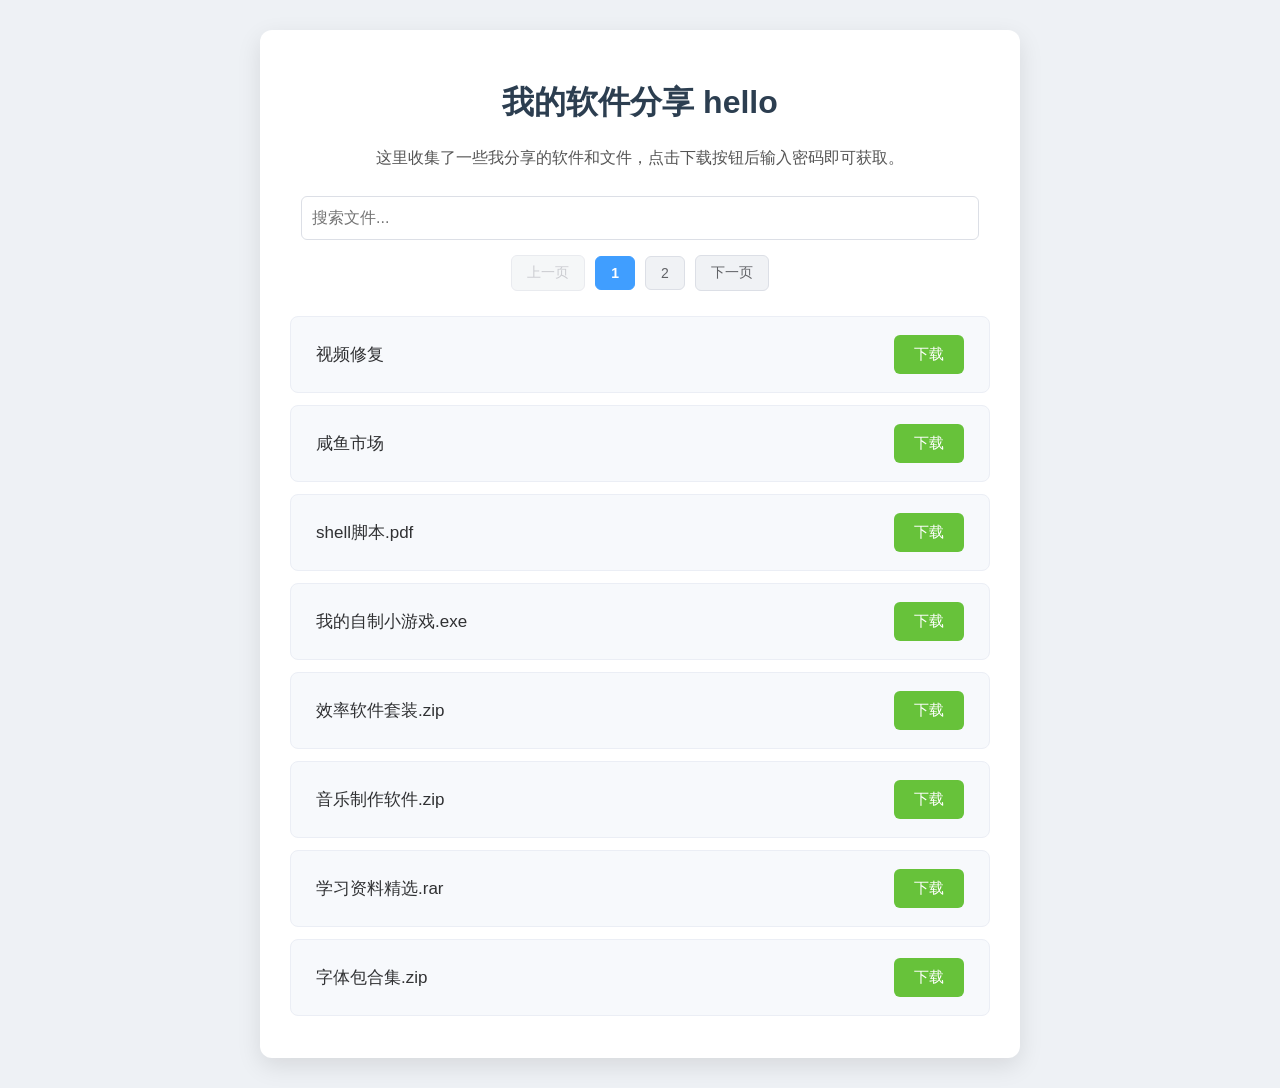
<file: index.html>
<!DOCTYPE html>
<html lang="zh-CN">

<head>
    <meta charset="UTF-8">
    <meta name="viewport" content="width=device-width, initial-scale=1.0">
    <title>我的软件分享站</title>
    <link rel="stylesheet" href="style.css">
</head>

<body>
    <div class="container">
        <h1>我的软件分享 hello</h1>
        <p>这里收集了一些我分享的软件和文件，点击下载按钮后输入密码即可获取。</p>

        <div class="search-and-pagination-controls">
            <input type="text" id="search-input" placeholder="搜索文件...">
            <div id="pagination-container" class="pagination-controls">
            </div>
        </div>

        <div id="file-list">
        </div>
    </div>

    <div id="password-modal" class="modal">
        <div class="modal-content">
            <span class="close-button">&times;</span>
            <h2>下载：<span id="modal-filename"></span></h2>
            <input type="password" id="modal-password-input" placeholder="请输入下载密码">
            <button id="modal-download-button">确认下载</button>
            <p id="modal-message" class="error-message"></p>
        </div>
    </div>

    <script src="script.js"></script>
</body>

</html>
</file>
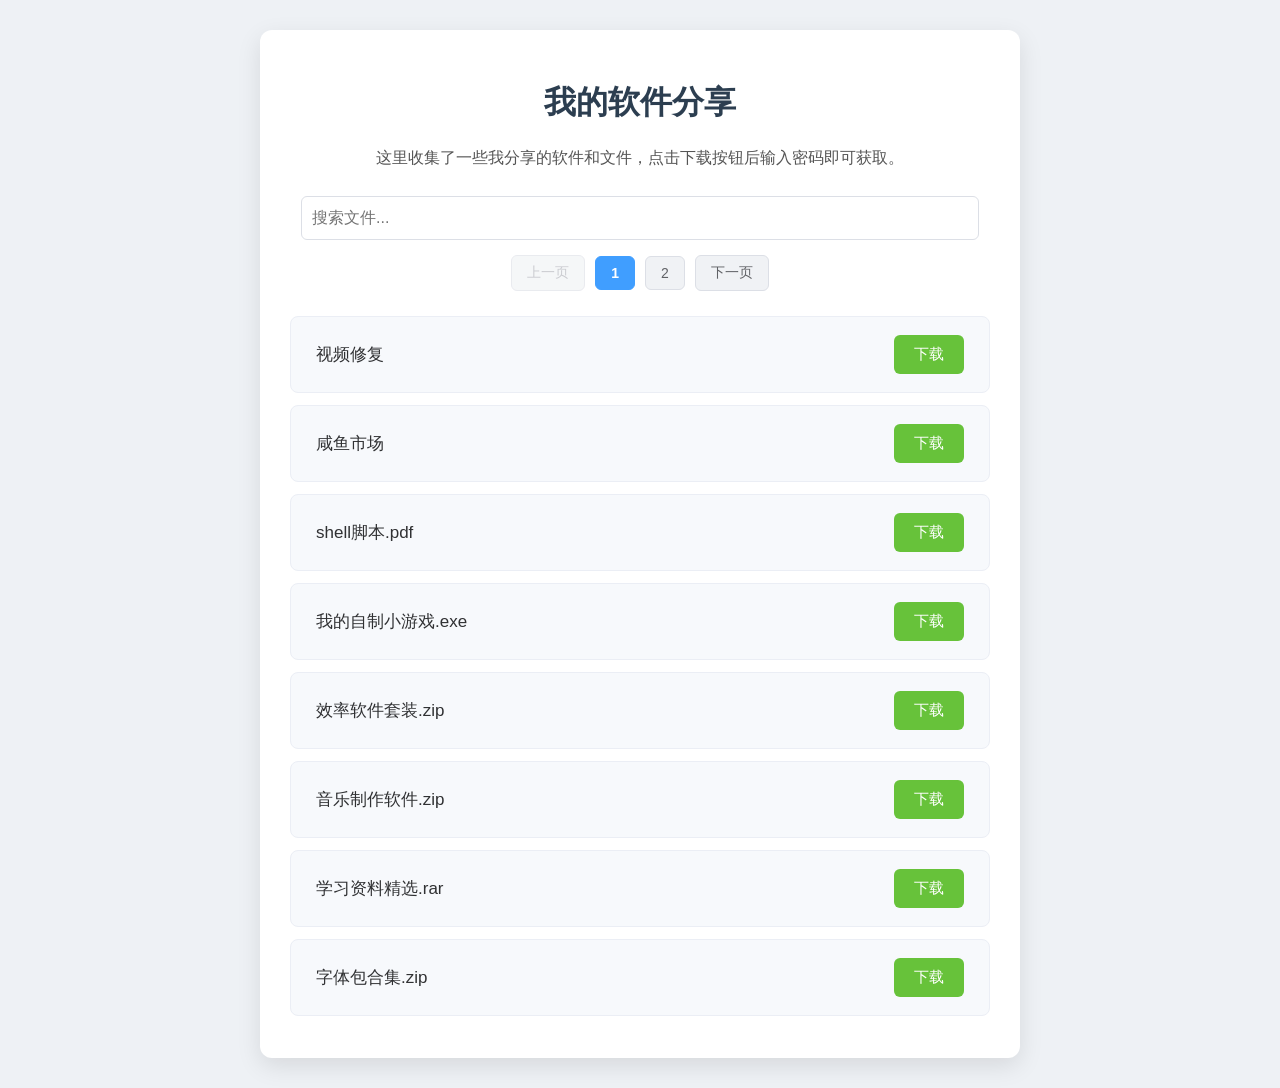
<file: public/index.html>
<!DOCTYPE html>
<html lang="zh-CN">

<head>
    <meta charset="UTF-8">
    <meta name="viewport" content="width=device-width, initial-scale=1.0">
    <title>我的软件分享站</title>
    <link rel="stylesheet" href="style.css">
</head>

<body>
    <div class="container">
        <h1>我的软件分享</h1>
        <p>这里收集了一些我分享的软件和文件，点击下载按钮后输入密码即可获取。</p>

        <div class="search-and-pagination-controls">
            <input type="text" id="search-input" placeholder="搜索文件...">
            <div id="pagination-container" class="pagination-controls">
            </div>
        </div>

        <div id="file-list">
        </div>
    </div>

    <div id="password-modal" class="modal">
        <div class="modal-content">
            <span class="close-button">&times;</span>
            <h2>下载：<span id="modal-filename"></span></h2>
            <input type="password" id="modal-password-input" placeholder="请输入下载密码">
            <button id="modal-download-button">确认下载</button>
            <p id="modal-message" class="error-message"></p>
        </div>
    </div>

    <script src="script.js"></script>
</body>

</html>
</file>
<file: style.css>
body {
  font-family: 'Segoe UI', 'Roboto', 'Helvetica Neue', Arial, sans-serif;
  background-color: #eef1f5;
  color: #34495e;
  display: flex;
  justify-content: center;
  align-items: flex-start;
  /* 顶部对齐 */
  min-height: 100vh;
  margin: 0;
  padding: 30px 15px;
  /* 增加上下边距 */
  box-sizing: border-box;
  /* 包含 padding 在宽度内 */
}

.container {
  background-color: #ffffff;
  padding: 30px;
  border-radius: 12px;
  box-shadow: 0 8px 25px rgba(0, 0, 0, 0.1);
  text-align: center;
  max-width: 700px;
  /* 适当加大容器宽度 */
  width: 100%;
}

h1,
h2 {
  color: #2c3e50;
  margin-bottom: 20px;
  font-weight: 600;
}

p {
  line-height: 1.6;
  margin-bottom: 25px;
  color: #555;
}

.search-and-pagination-controls {
  margin-bottom: 25px;
  display: flex;
  flex-direction: column;
  align-items: center;
  gap: 15px;
  /* 搜索框和分页间距 */
}

#search-input {
  width: calc(100% - 22px);
  padding: 12px 10px;
  border: 1px solid #dcdfe6;
  border-radius: 6px;
  box-sizing: border-box;
  font-size: 16px;
  transition: border-color 0.3s ease, box-shadow 0.3s ease;
}

#search-input:focus {
  border-color: #409eff;
  box-shadow: 0 0 0 3px rgba(64, 158, 255, 0.2);
  outline: none;
}

.pagination-controls {
  display: flex;
  justify-content: center;
  align-items: center;
  gap: 10px;
  /* 页码按钮间距 */
  flex-wrap: wrap;
  /* 自动换行 */
}

.pagination-controls button {
  background-color: #f0f2f5;
  color: #606266;
  padding: 8px 15px;
  border: 1px solid #dcdfe6;
  border-radius: 6px;
  cursor: pointer;
  font-size: 14px;
  transition: background-color 0.3s ease, color 0.3s ease, border-color 0.3s ease;
}

.pagination-controls button:hover:not(:disabled) {
  background-color: #e4e7ed;
  color: #303133;
  border-color: #c0c4cc;
}

.pagination-controls button:disabled {
  cursor: not-allowed;
  opacity: 0.6;
  background-color: #f0f2f5;
  color: #a8abb2;
}

.pagination-controls button.active-page {
  background-color: #409eff;
  color: white;
  border-color: #409eff;
  font-weight: bold;
}

.file-item {
  background-color: #f7f9fc;
  border: 1px solid #ebeef5;
  padding: 18px 25px;
  margin-bottom: 12px;
  border-radius: 8px;
  display: flex;
  justify-content: space-between;
  align-items: center;
  text-align: left;
  transition: background-color 0.3s ease, box-shadow 0.3s ease;
}

.file-item:hover {
  background-color: #eef1f5;
  box-shadow: 0 4px 15px rgba(0, 0, 0, 0.08);
}

.file-item .file-name {
  font-weight: 500;
  color: #303133;
  flex-grow: 1;
  font-size: 17px;
}

.file-item button {
  margin-left: 20px;
  background-color: #67c23a;
  /* 绿色下载按钮 */
  color: white;
  padding: 10px 20px;
  border: none;
  border-radius: 6px;
  cursor: pointer;
  font-size: 15px;
  transition: background-color 0.3s ease;
}

.file-item button:hover {
  background-color: #5cb838;
}

input[type="password"] {
  width: calc(100% - 22px);
  padding: 12px 10px;
  margin: 15px 0;
  border: 1px solid #dcdfe6;
  border-radius: 6px;
  box-sizing: border-box;
  font-size: 16px;
}

button {
  background-color: #409eff;
  /* 蓝色通用按钮 */
  color: white;
  padding: 12px 25px;
  border: none;
  border-radius: 6px;
  cursor: pointer;
  font-size: 16px;
  transition: background-color 0.3s ease, transform 0.1s ease;
}

button:hover {
  background-color: #3a8ee6;
  transform: translateY(-1px);
}

.error-message {
  color: #f56c6c;
  /* 红色错误信息 */
  margin-top: 15px;
  font-size: 14px;
}

.success-message {
  color: #67c23a;
  /* 绿色成功信息 */
  margin-top: 15px;
  font-size: 14px;
}

/* 模态框样式 */
.modal {
  display: flex;
  /* 使用 flexbox 居中内容 */
  position: fixed;
  z-index: 1000;
  /* 确保在最上层 */
  left: 0;
  top: 0;
  width: 100%;
  height: 100%;
  background-color: rgba(0, 0, 0, 0.6);
  /* 更深的半透明背景 */
  justify-content: center;
  align-items: center;
  opacity: 0;
  visibility: hidden;
  transition: opacity 0.3s ease, visibility 0.3s ease;
}

.modal.show {
  opacity: 1;
  visibility: visible;
}

.modal-content {
  background-color: #ffffff;
  padding: 30px;
  border-radius: 10px;
  width: 90%;
  max-width: 450px;
  box-shadow: 0 10px 30px rgba(0, 0, 0, 0.25);
  position: relative;
  text-align: center;
  transform: translateY(-20px);
  transition: transform 0.3s ease;
}

.modal.show .modal-content {
  transform: translateY(0);
}

.close-button {
  color: #909399;
  position: absolute;
  top: 15px;
  right: 20px;
  font-size: 30px;
  font-weight: bold;
  cursor: pointer;
  transition: color 0.3s ease;
}

.close-button:hover,
.close-button:focus {
  color: #303133;
}

/* 响应式调整 */
@media (max-width: 600px) {
  .container {
    padding: 20px;
  }

  h1 {
    font-size: 28px;
  }

  .file-item {
    flex-direction: column;
    align-items: flex-start;
    padding: 15px 20px;
  }

  .file-item button {
    margin-top: 15px;
    margin-left: 0;
    width: 100%;
  }

  .search-and-pagination-controls {
    flex-direction: column;
    gap: 15px;
  }

  #search-input {
    width: 100%;
  }
}
</file>
<file: public/style.css>
body {
  font-family: 'Segoe UI', 'Roboto', 'Helvetica Neue', Arial, sans-serif;
  background-color: #eef1f5;
  color: #34495e;
  display: flex;
  justify-content: center;
  align-items: flex-start;
  /* 顶部对齐 */
  min-height: 100vh;
  margin: 0;
  padding: 30px 15px;
  /* 增加上下边距 */
  box-sizing: border-box;
  /* 包含 padding 在宽度内 */
}

.container {
  background-color: #ffffff;
  padding: 30px;
  border-radius: 12px;
  box-shadow: 0 8px 25px rgba(0, 0, 0, 0.1);
  text-align: center;
  max-width: 700px;
  /* 适当加大容器宽度 */
  width: 100%;
}

h1,
h2 {
  color: #2c3e50;
  margin-bottom: 20px;
  font-weight: 600;
}

p {
  line-height: 1.6;
  margin-bottom: 25px;
  color: #555;
}

.search-and-pagination-controls {
  margin-bottom: 25px;
  display: flex;
  flex-direction: column;
  align-items: center;
  gap: 15px;
  /* 搜索框和分页间距 */
}

#search-input {
  width: calc(100% - 22px);
  padding: 12px 10px;
  border: 1px solid #dcdfe6;
  border-radius: 6px;
  box-sizing: border-box;
  font-size: 16px;
  transition: border-color 0.3s ease, box-shadow 0.3s ease;
}

#search-input:focus {
  border-color: #409eff;
  box-shadow: 0 0 0 3px rgba(64, 158, 255, 0.2);
  outline: none;
}

.pagination-controls {
  display: flex;
  justify-content: center;
  align-items: center;
  gap: 10px;
  /* 页码按钮间距 */
  flex-wrap: wrap;
  /* 自动换行 */
}

.pagination-controls button {
  background-color: #f0f2f5;
  color: #606266;
  padding: 8px 15px;
  border: 1px solid #dcdfe6;
  border-radius: 6px;
  cursor: pointer;
  font-size: 14px;
  transition: background-color 0.3s ease, color 0.3s ease, border-color 0.3s ease;
}

.pagination-controls button:hover:not(:disabled) {
  background-color: #e4e7ed;
  color: #303133;
  border-color: #c0c4cc;
}

.pagination-controls button:disabled {
  cursor: not-allowed;
  opacity: 0.6;
  background-color: #f0f2f5;
  color: #a8abb2;
}

.pagination-controls button.active-page {
  background-color: #409eff;
  color: white;
  border-color: #409eff;
  font-weight: bold;
}

.file-item {
  background-color: #f7f9fc;
  border: 1px solid #ebeef5;
  padding: 18px 25px;
  margin-bottom: 12px;
  border-radius: 8px;
  display: flex;
  justify-content: space-between;
  align-items: center;
  text-align: left;
  transition: background-color 0.3s ease, box-shadow 0.3s ease;
}

.file-item:hover {
  background-color: #eef1f5;
  box-shadow: 0 4px 15px rgba(0, 0, 0, 0.08);
}

.file-item .file-name {
  font-weight: 500;
  color: #303133;
  flex-grow: 1;
  font-size: 17px;
}

.file-item button {
  margin-left: 20px;
  background-color: #67c23a;
  /* 绿色下载按钮 */
  color: white;
  padding: 10px 20px;
  border: none;
  border-radius: 6px;
  cursor: pointer;
  font-size: 15px;
  transition: background-color 0.3s ease;
}

.file-item button:hover {
  background-color: #5cb838;
}

input[type="password"] {
  width: calc(100% - 22px);
  padding: 12px 10px;
  margin: 15px 0;
  border: 1px solid #dcdfe6;
  border-radius: 6px;
  box-sizing: border-box;
  font-size: 16px;
}

button {
  background-color: #409eff;
  /* 蓝色通用按钮 */
  color: white;
  padding: 12px 25px;
  border: none;
  border-radius: 6px;
  cursor: pointer;
  font-size: 16px;
  transition: background-color 0.3s ease, transform 0.1s ease;
}

button:hover {
  background-color: #3a8ee6;
  transform: translateY(-1px);
}

.error-message {
  color: #f56c6c;
  /* 红色错误信息 */
  margin-top: 15px;
  font-size: 14px;
}

.success-message {
  color: #67c23a;
  /* 绿色成功信息 */
  margin-top: 15px;
  font-size: 14px;
}

/* 模态框样式 */
.modal {
  display: flex;
  /* 使用 flexbox 居中内容 */
  position: fixed;
  z-index: 1000;
  /* 确保在最上层 */
  left: 0;
  top: 0;
  width: 100%;
  height: 100%;
  background-color: rgba(0, 0, 0, 0.6);
  /* 更深的半透明背景 */
  justify-content: center;
  align-items: center;
  opacity: 0;
  visibility: hidden;
  transition: opacity 0.3s ease, visibility 0.3s ease;
}

.modal.show {
  opacity: 1;
  visibility: visible;
}

.modal-content {
  background-color: #ffffff;
  padding: 30px;
  border-radius: 10px;
  width: 90%;
  max-width: 450px;
  box-shadow: 0 10px 30px rgba(0, 0, 0, 0.25);
  position: relative;
  text-align: center;
  transform: translateY(-20px);
  transition: transform 0.3s ease;
}

.modal.show .modal-content {
  transform: translateY(0);
}

.close-button {
  color: #909399;
  position: absolute;
  top: 15px;
  right: 20px;
  font-size: 30px;
  font-weight: bold;
  cursor: pointer;
  transition: color 0.3s ease;
}

.close-button:hover,
.close-button:focus {
  color: #303133;
}

/* 响应式调整 */
@media (max-width: 600px) {
  .container {
    padding: 20px;
  }

  h1 {
    font-size: 28px;
  }

  .file-item {
    flex-direction: column;
    align-items: flex-start;
    padding: 15px 20px;
  }

  .file-item button {
    margin-top: 15px;
    margin-left: 0;
    width: 100%;
  }

  .search-and-pagination-controls {
    flex-direction: column;
    gap: 15px;
  }

  #search-input {
    width: 100%;
  }
}
</file>
